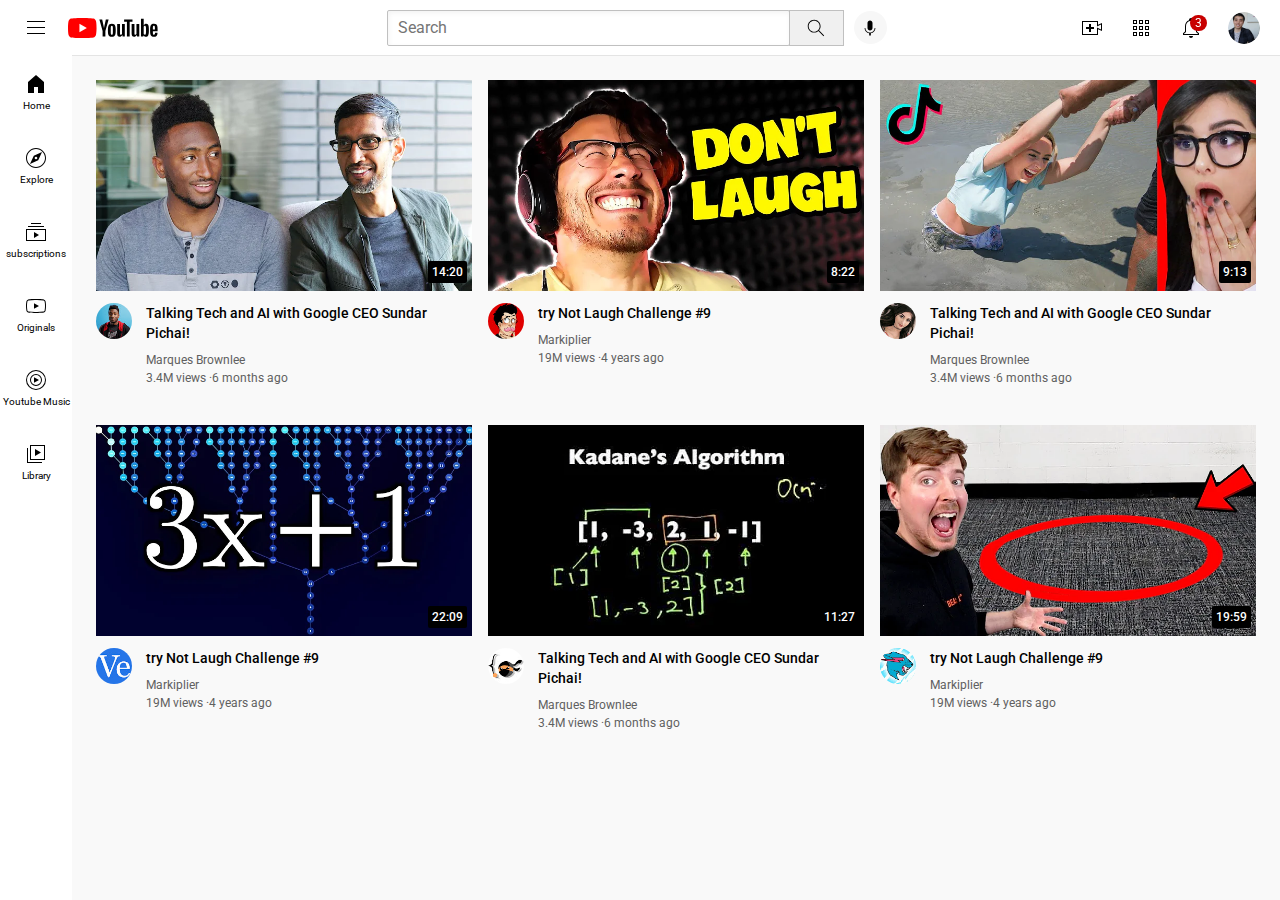
<file: index.html>
<!DOCTYPE html>
<html lang="en">
<head>
    <link  rel="shortcut icon" href="images/free-youtube-logo-icon-2431-thumb.png" type="image/x-icon">
    <link rel="stylesheet" href="Style/sidebar.css">
    <link rel="stylesheet" href="Style/youtube.css">
    <link rel="stylesheet" href="Style/General.css">
    <link rel="stylesheet" href="Style/header.css">
    <link rel="preconnect" href="https://fonts.googleapis.com">
    <link rel="preconnect" href="https://fonts.gstatic.com" crossorigin>
    <link href="https://fonts.googleapis.com/css2?family=Roboto:wght@400;500;700&display=swap" rel="stylesheet">

    <meta charset="UTF-8">
    <meta http-equiv="X-UA-Compatible" content="IE=edge">
    <meta name="viewport" content="width=device-width, initial-scale=1.0">
    <title>Youtube.com Clore</title>
</head>
<body>
    <div class="header">

<div class="left-section">
    <img class="hamburger-menu" src="images/hamburger-menu.svg" alt="menu">
    <img class="youtube-logo" src="images/youtube-logo.svg" alt="Logo">
</div>
<div class="middle-section"><input class="search-bar" style="display:block;" type="textbox" placeholder="Search">
<button class="search-button">
    <img class="search" src="images/search.svg">
    <div class="tooltip">Search</div>
</button>
<button class="voice-button"> 
    <img class="voice" src="images/voice-search-icon.svg" alt=""><div class="tooltip">Search with your voice</div>
</button>
</div>
<div class="right-section">
    <div class="upload-icon-container"><img class="upload-icon" src="images/upload.svg"><div class="tooltip">Creat</div></div>
    <div class="youtube-apps-div"><img class="youtube-apps-icon" src="images/youtube-apps.svg" alt=""><div class="tooltip">Youtube apps</div></div>
    
    
    <div class="notifications-icon12"><img class="notifications-icon" src="images/notifications.svg" alt="">
    <div class="notification-count">3</div> <div class="tooltip">notifications</div></div>
    
    <img class="current-user-pictures" src="images/my-channel.jpeg" alt="channel-picture">


</div>
</div>

<div class="sidebar">
    <div class="sidebar-link"><img src="images/home.svg" alt="check"><div>Home</div></div>
    <div class="sidebar-link"><img src="images/explore.svg" alt=""
        ><div>Explore</div></div>
    <div class="sidebar-link"><img src="images/subscriptions.svg" alt=""><div>subscriptions</div></div>
    <div class="sidebar-link"> <img src="images/originals.svg" alt=""><div>Originals</div></div>
    <div class="sidebar-link"> <img src="images/youtube-music.svg" alt=""><div>Youtube Music</div></div>
    <div class="sidebar-link"><img src="images/library.svg" alt=""><DIV>Library</DIV> </div>
</div>

<div class="video-grid">


<!-- 1 -->
<div class="div1">
<div class="profile-picture10">
   <A href="https://www.youtube.com/watch?v=n2RNcPRtAiY"><img class="thumbnail" src="images/picture (1).png"></A> 
    <div class="video-time">14:20</div>
</div>
<!-- 2 -->

<!-- 3 -->
<div class="d-p-3">
    <div class="channel-picture">   <img
    class="profile-picture"
    src="images/picture (3).png">
    <div class="specification-channel">
        
        <img src="images/picture (3).png" alt="It doesn't load"> 
        <div><p id="p1">Marques Brownlee</p> <p id="p2">15M subscribers</p></div>

    </div>
</div>
    <div class="video-info">    
    <p class="p1">Talking Tech and AI with Google CEO Sundar Pichai!</p>
    <p class="p2">Marques Brownlee</p>

    <p class="p3">3.4M views &#183;6 months ago </p>
</div>

</div>
<!--  -->
</div>


<div class="div1">
    <div class="profile-picture10">
   <a href="https://www.youtube.com/watch?v=mP0RAo9SKZk"><img class="thumbnail" src="images/picture (2).png"></a> 
    <div class="video-time">8:22</div>
    
</div>
<!-- 2 -->

<!-- 3 -->
<div class="d-p-3">
    <div class="channel-picture">   <img
    class="profile-picture"
    src="images/picture (4).png"></div>
    <div class="video-info">    
    <p class="p1">try Not Laugh Challenge #9</p>
    <p class="p2">Markiplier</p>

    <p class="p3">19M views &#183;4 years ago </p>
</div>

</div>
<!--  -->
</div>

<!-- 1 -->
<div class="div1">
    <div class="profile-picture10">
       <a href="https://www.youtube.com/watch?v=FgjPQQeTh1w"><img class="thumbnail" src="images/picture (5).png"></a> 
        <div class="video-time">9:13</div>
    </div>
    <!-- 2 -->
    
    <!-- 3 -->
    <div class="d-p-3">
        <div class="channel-picture">   <img
        class="profile-picture"
        src="images/picture (9).png"></div>
        <div class="video-info">    
        <p class="p1">Talking Tech and AI with Google CEO Sundar Pichai!</p>
        <p class="p2">Marques Brownlee</p>
    
        <p class="p3">3.4M views &#183;6 months ago </p>
    </div>
    
    </div>
    <!--  -->
    </div>
    
    
    <div class="div1">
        <div class="profile-picture10">
        <a href="https://www.youtube.com/watch?v=094y1Z2wpJg"><img class="thumbnail" src="images/picture (6).png"></a>
        <div class="video-time">22:09</div>
    </div>
    <!-- 2 -->
    
    <!-- 3 -->
    <div class="d-p-3">
        <div class="channel-picture">   <img
        class="profile-picture"
        src="images/picture (10).png"></div>
        <div class="video-info">    
        <p class="p1">try Not Laugh Challenge #9</p>
        <p class="p2">Markiplier</p>
    
        <p class="p3">19M views &#183;4 years ago </p>
    </div>
    
    </div>
    <!--  -->
    </div>
    
    
    
 <!-- 1 -->
<div class="div1">
    <div class="profile-picture10">
        <a href="https://www.youtube.com/watch?v=86CQq3pKSUw"><img class="thumbnail" src="images/picture (7).png"></a>
        <div class="video-time">11:27</div>
    </div>
    <!-- 2 -->
    
    <!-- 3 -->
    <div class="d-p-3">
        <div class="channel-picture">   <img
        class="profile-picture"
        src="images/picture (11).png"></div>
        <div class="video-info">    
        <p class="p1">Talking Tech and AI with Google CEO Sundar Pichai!</p>
        <p class="p2">Marques Brownlee</p>
    
        <p class="p3">3.4M views &#183;6 months ago </p>
    </div>
    
    </div>
    <!--  -->
    </div>
    
    
    <div class="div1">
        <div class="profile-picture10">
      <a href="https://www.youtube.com/watch?v=yXWw0_UfSFg"><img class="thumbnail" src="images/picture (8).png"></a>  
        <div class="video-time">19:59</div>
    </div>
    <!-- 2 -->
    
    <!-- 3 -->
    <div class="d-p-3">
        <div class="channel-picture">   <img
        class="profile-picture"
        src="images/picture (12).png"></div>
        <div class="video-info">    
        <p class="p1">try Not Laugh Challenge #9</p>
        <p class="p2">Markiplier</p>
    
        <p class="p3">19M views &#183;4 years ago </p>
    </div>
    
    </div>
    <!--  -->
    </div>
      


</div>


    
</body>
</html>
</file>
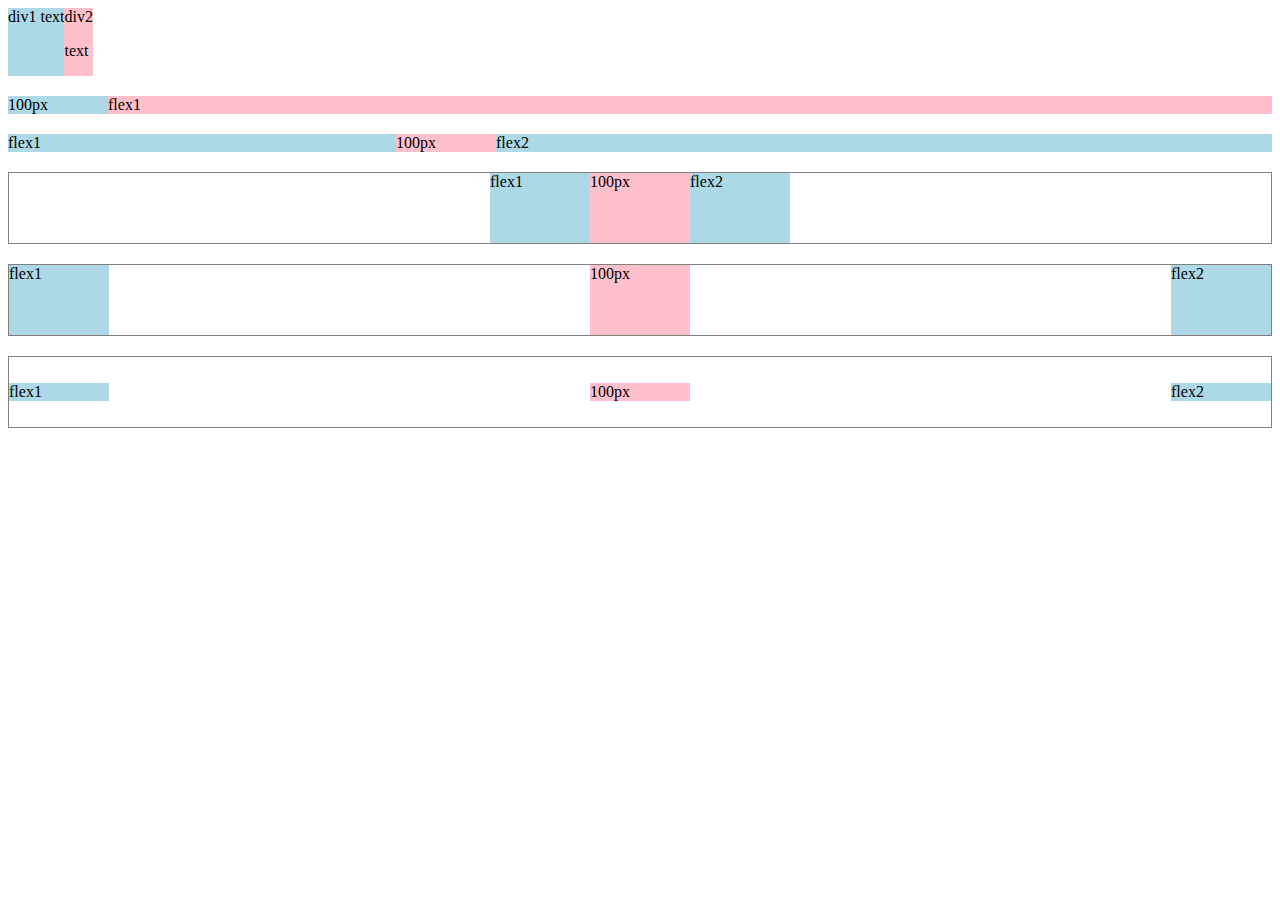
<file: Flexbox.html>
<!DOCTYPE html>
<html lang="en">
<head>
    <meta charset="UTF-8">
    <meta http-equiv="X-UA-Compatible" content="IE=edge">
    <meta name="viewport" content="width=device-width, initial-scale=1.0">
    <title>Flexbox</title>
</head>
<body style="padding-bottom:100px;">
    <div style="display:flex;
    flex-direction:row;">
<diV style="background-color:lightblue;">div1 text</diV>
<div style="background-color:pink;">div2 <p>text</p></div>

    </div>


    <div style="display:flex;
    flex-direction:row;margin-top:20px;">
<diV style="background-color:lightblue;width:100px;">100px</diV>
<div style="background-color:pink;flex:1;">flex1 </div>
    </div>


    <div style="display:flex;
    flex-direction:row;margin-top:20px;">

<div style="background-color:lightblue;flex:1;">flex1 </div>
<diV style="background-color:pink;width:100px;">100px</diV>
<diV style="background-color:lightblue;flex:2;">flex2</diV>
    </div>


    <div style="display:flex;
    flex-direction:row;margin-top:20px;
    height:70px;
    border-width:1px;
    border-style:solid;
    border-color:grey;
    justify-content:center;
    ">

<div style="background-color:lightblue;width:100px;">flex1 </div>
<diV style="background-color:pink;width:100px;">100px</diV>
<diV style="background-color:lightblue;width:100px;">flex2</diV>
    </div>
    
    <div style="display:flex;
    flex-direction:row;margin-top:20px;
    height:70px;
    border-width:1px;
    border-style:solid;
    border-color:grey;
    justify-content:space-between;
    
    ">

<div style="background-color:lightblue;width:100px;">flex1 </div>
<diV style="background-color:pink;width:100px;">100px</diV>
<diV style="background-color:lightblue;width:100px;">flex2</diV>
    </div>

    
    <div style="display:flex;
    flex-direction:row;
    margin-top:20px;
    height:70px;
    border-width:1px;
    border-style:solid;
    border-color:grey;
    justify-content:space-between;

    align-items:center;
    ">

<div style="background-color:lightblue;width:100px;">flex1 </div>
<diV style="background-color:pink;width:100px;">100px</diV>
<diV style="background-color:lightblue;width:100px;">flex2</diV>
    </div>
</body>
</html>
</file>
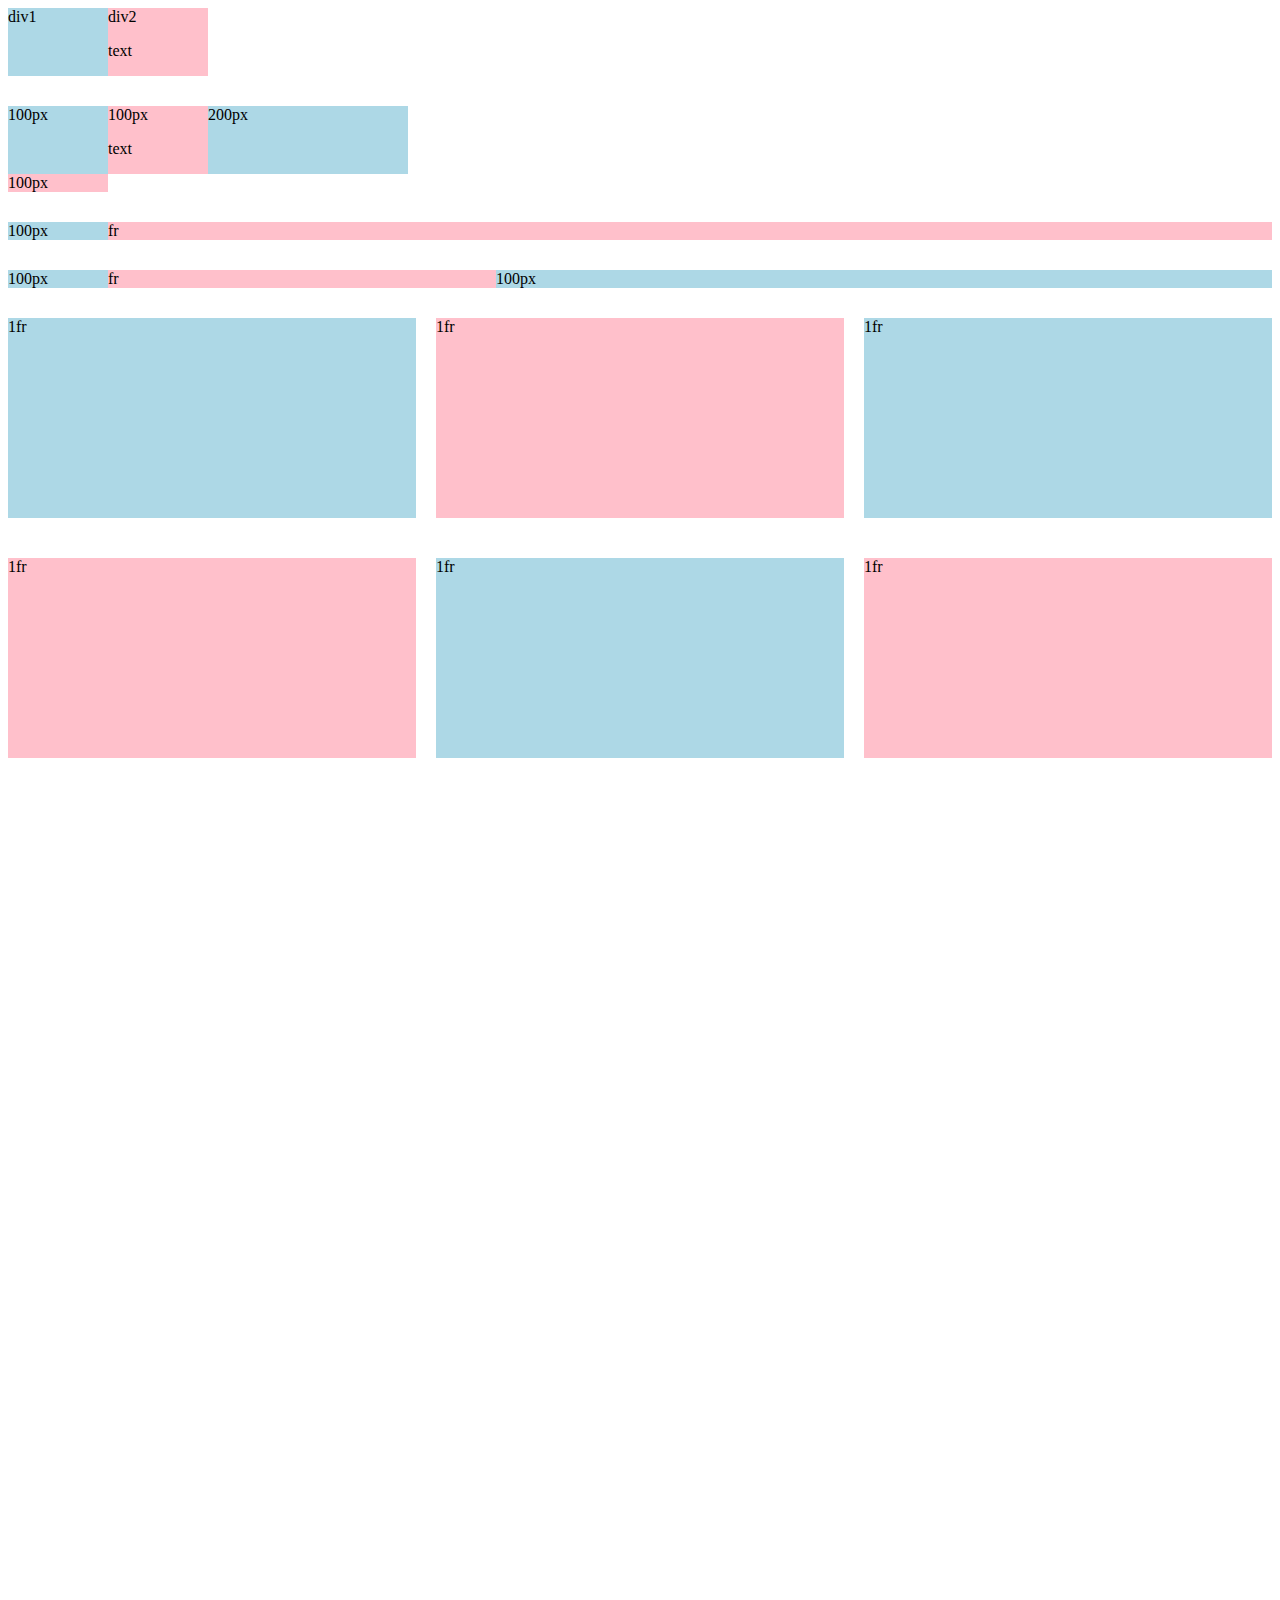
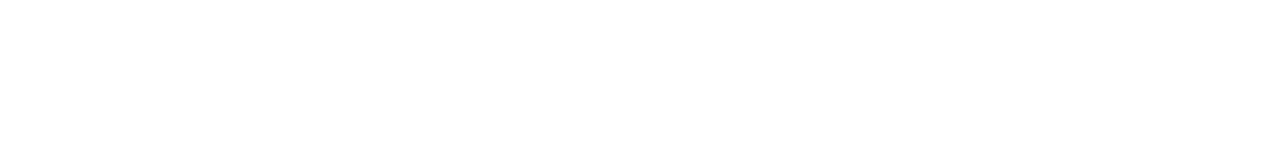
<file: Grid.html>
<!DOCTYPE html>
<html lang="en">
<head>
    <meta charset="UTF-8">
    <meta http-equiv="X-UA-Compatible" content="IE=edge">
    <meta name="viewport" content="width=device-width, initial-scale=1.0">
    <title>Grid Practice</title>
</head>
<body style="padding-bottom:1000px">
<div style="  display:grid;grid-template-columns:100px 100px;">
    <div style="background-color:lightblue;">div1</div>
    <div style="background-color:pink;">div2
    <p>text</p></div>
</div>

<div style=" margin-top:30px; display:grid;grid-template-columns:100px 100px 200px;">
    <div style="background-color:lightblue;">100px</div>
    <div style="background-color:pink;">100px
    <p>text</p></div>
    <div style="background-color:lightblue;">200px</div>
    <div style="background-color:pink;">100px
        </div>
</div>

<div style=" margin-top:30px; display:grid;grid-template-columns:100px 1fr;">
    <div style="background-color:lightblue;">100px</div>
    <div style="background-color:pink;">fr</div>
    
    
        </div>
</div>


</div>

<div style=" margin-top:30px; display:grid;grid-template-columns:100px 1fr 2fr;">
    <div style="background-color:lightblue;">100px</div>
    <div style="background-color:pink;">fr</div>
    <div style="background-color:lightblue;">100px</div>
    
        </div>
</div>

<div style=" margin-top:30px; display:grid;grid-template-columns:1fr 1fr 1fr; column-gap:20px;row-gap:40px;">
    <div style="background-color:lightblue; height:200px">1fr</div>
    <div style="background-color:pink; height:200px;">1fr</div>
    <div style="background-color:lightblue; height:200px">1fr</div>
    <div style="background-color:pink; height:200px;">1fr</div>
    <div style="background-color:lightblue; height:200px">1fr</div>
    <div style="background-color:pink; height:200px;">1fr</div>
        </div>
</div>



</body>
</html>
</file>
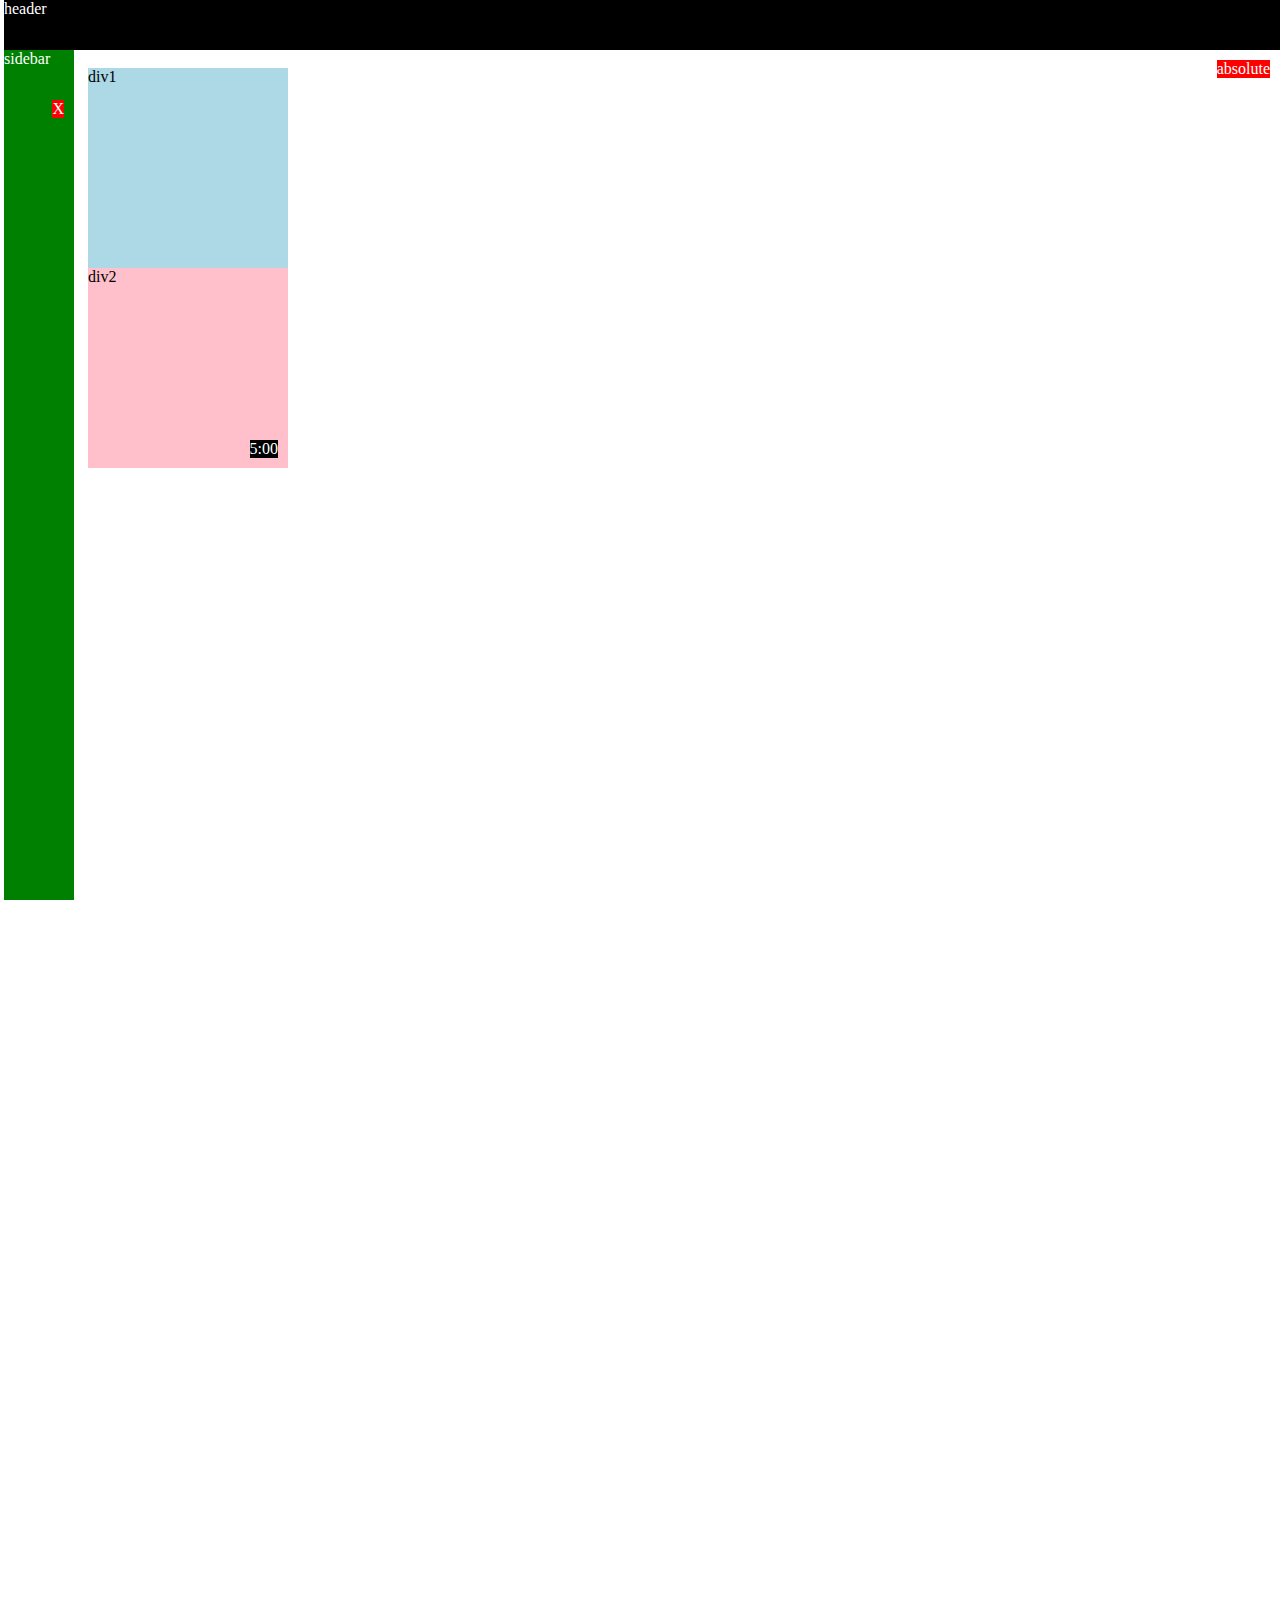
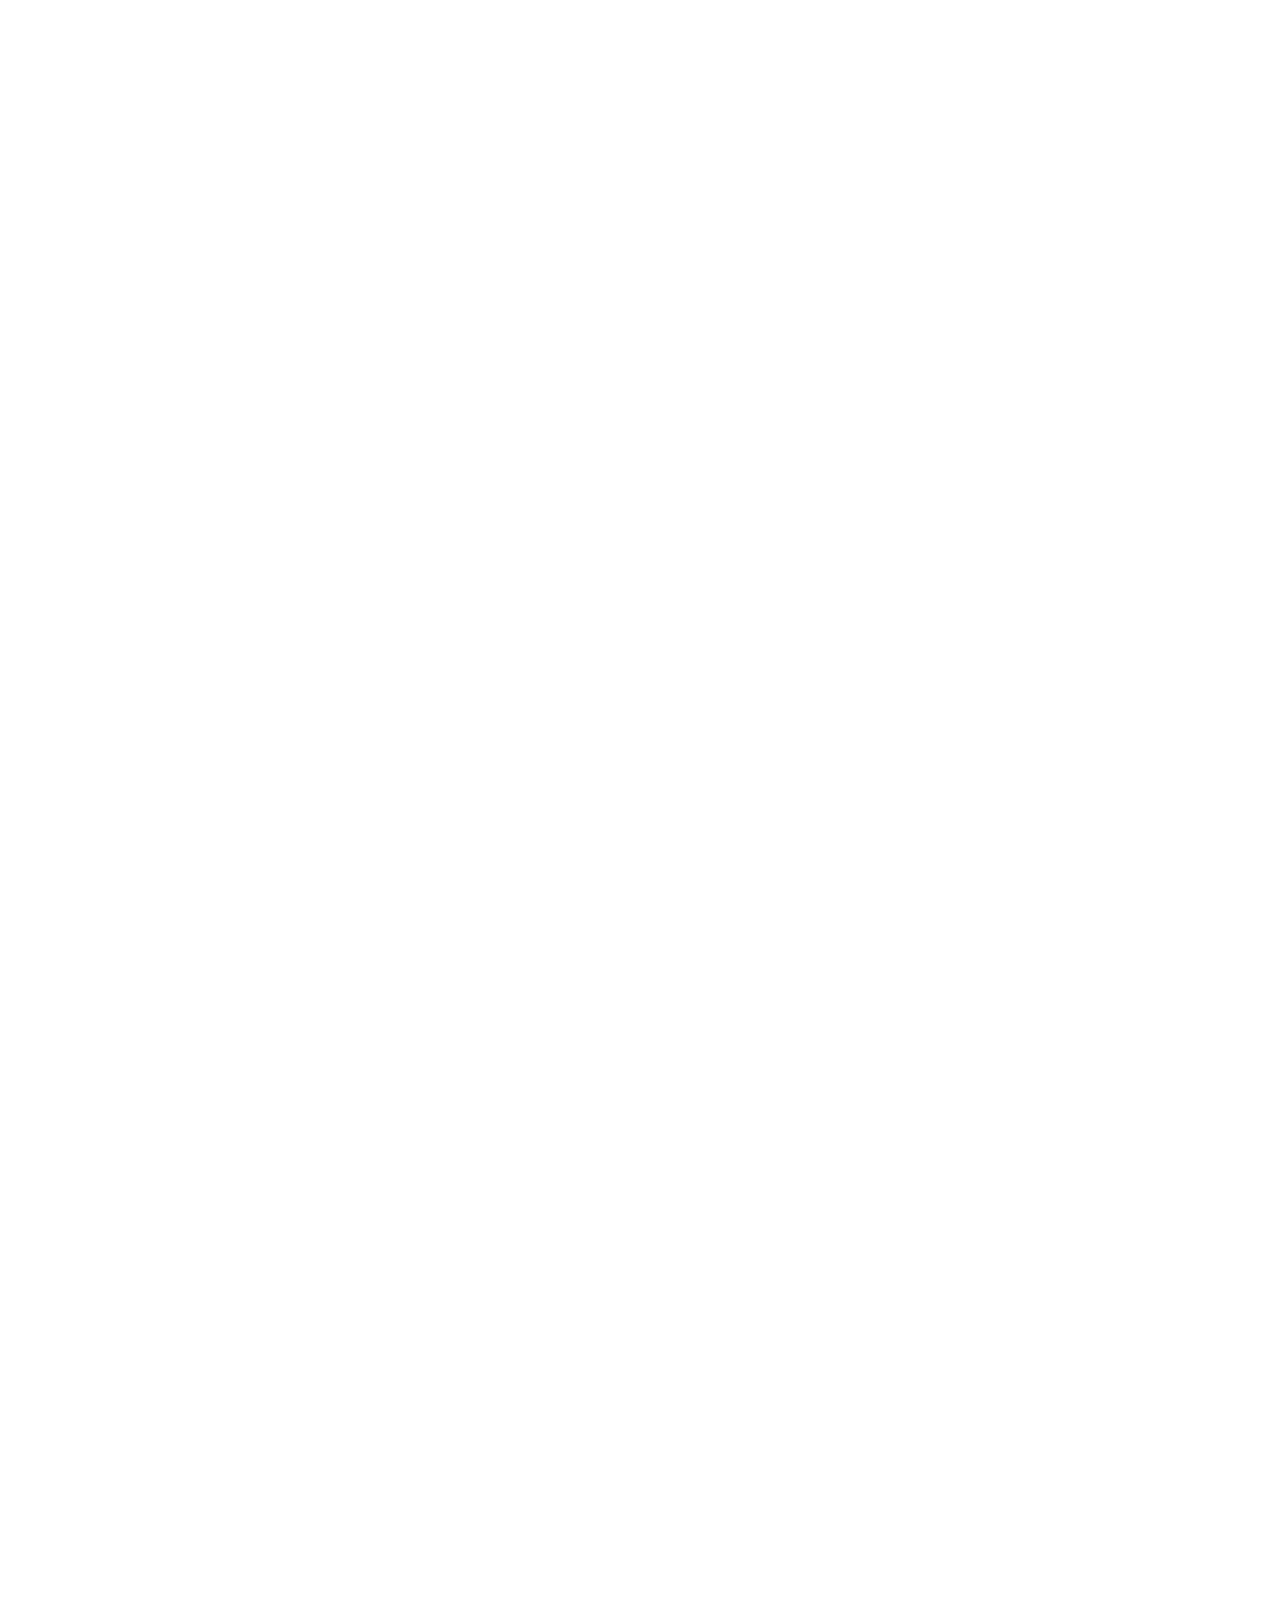
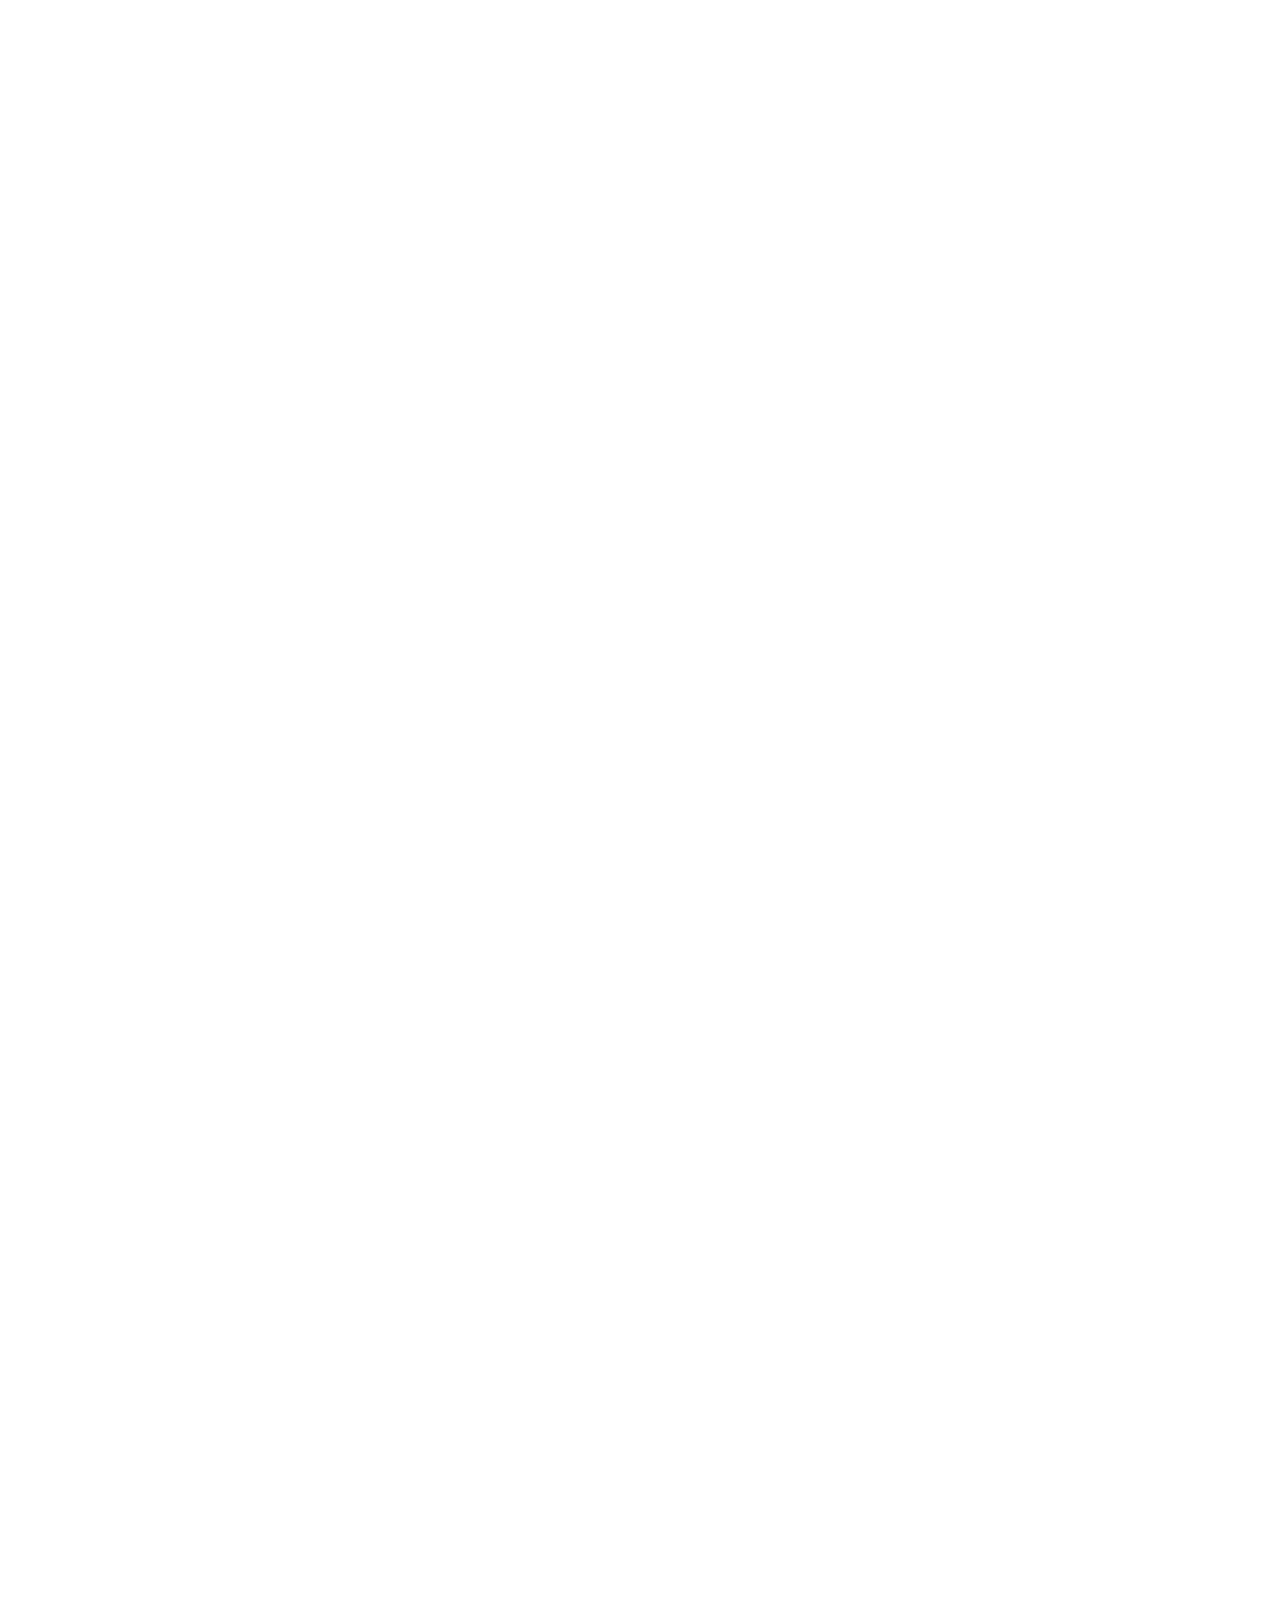
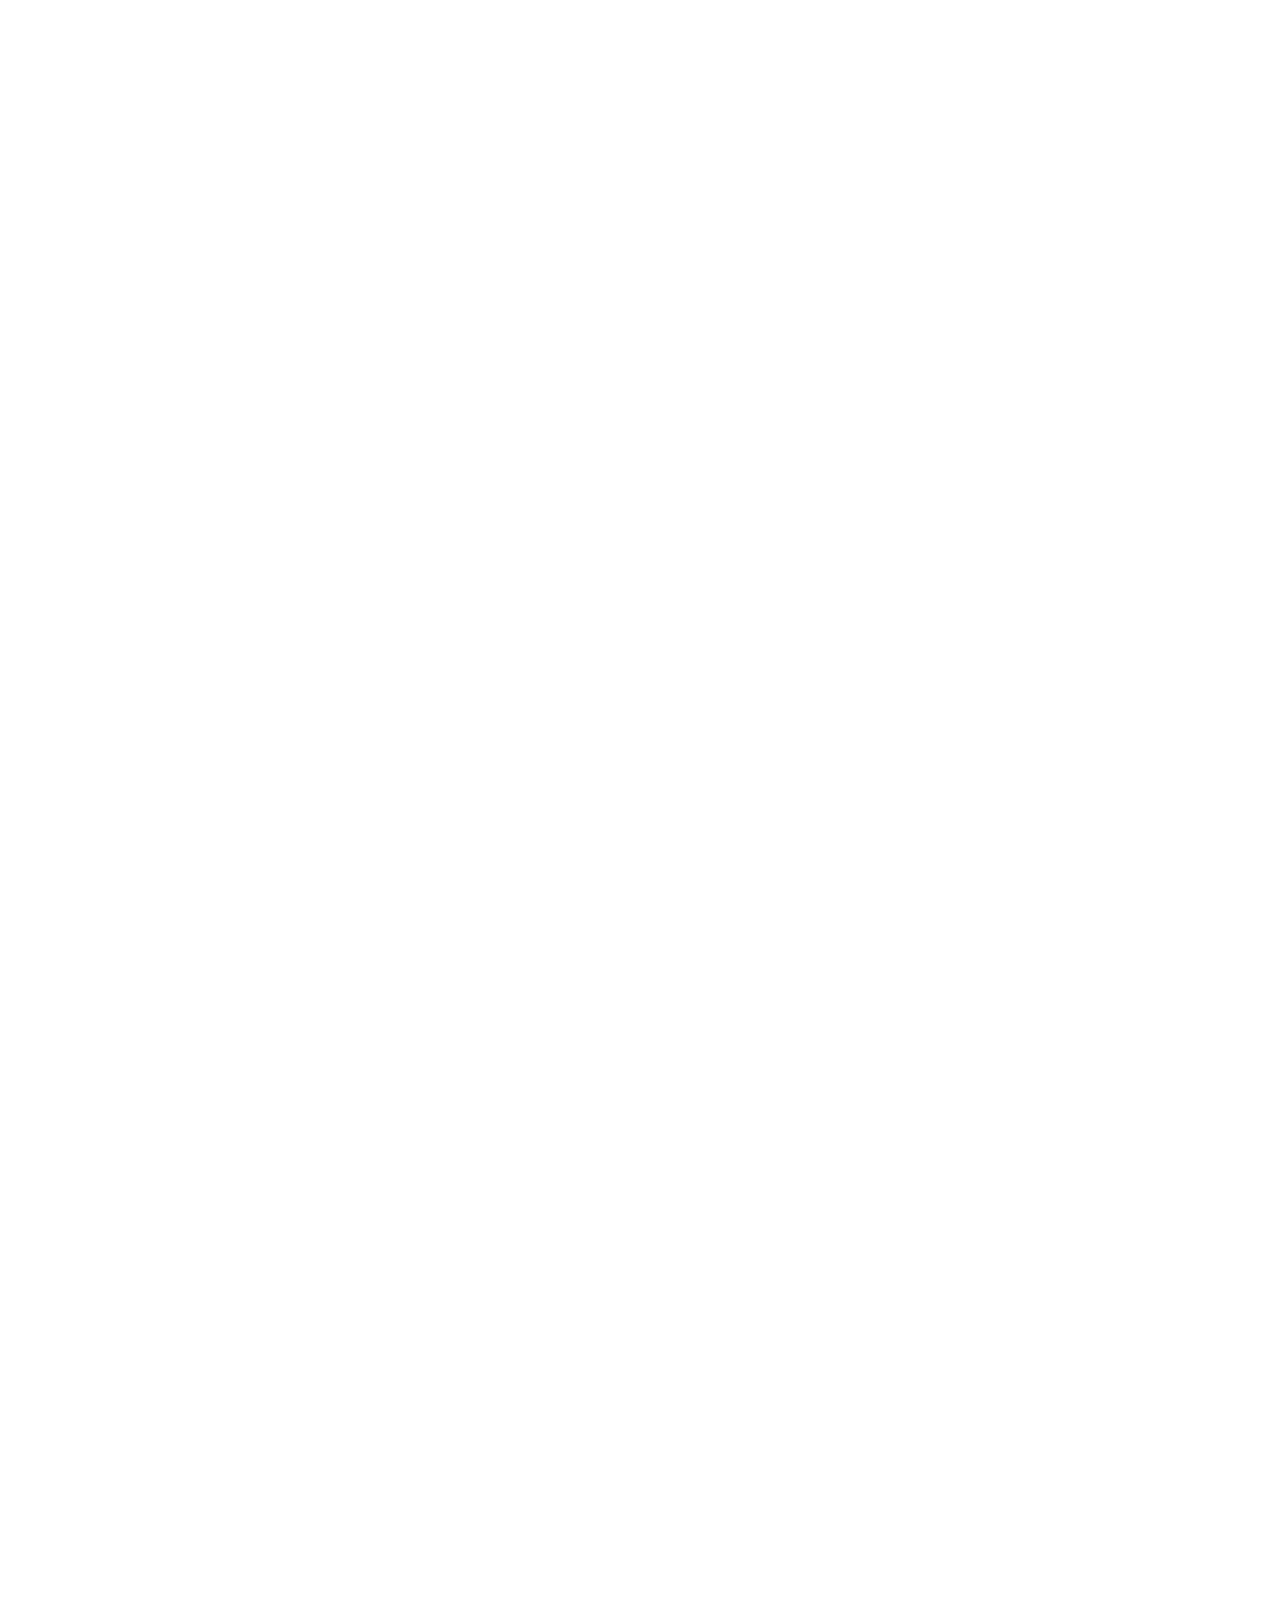
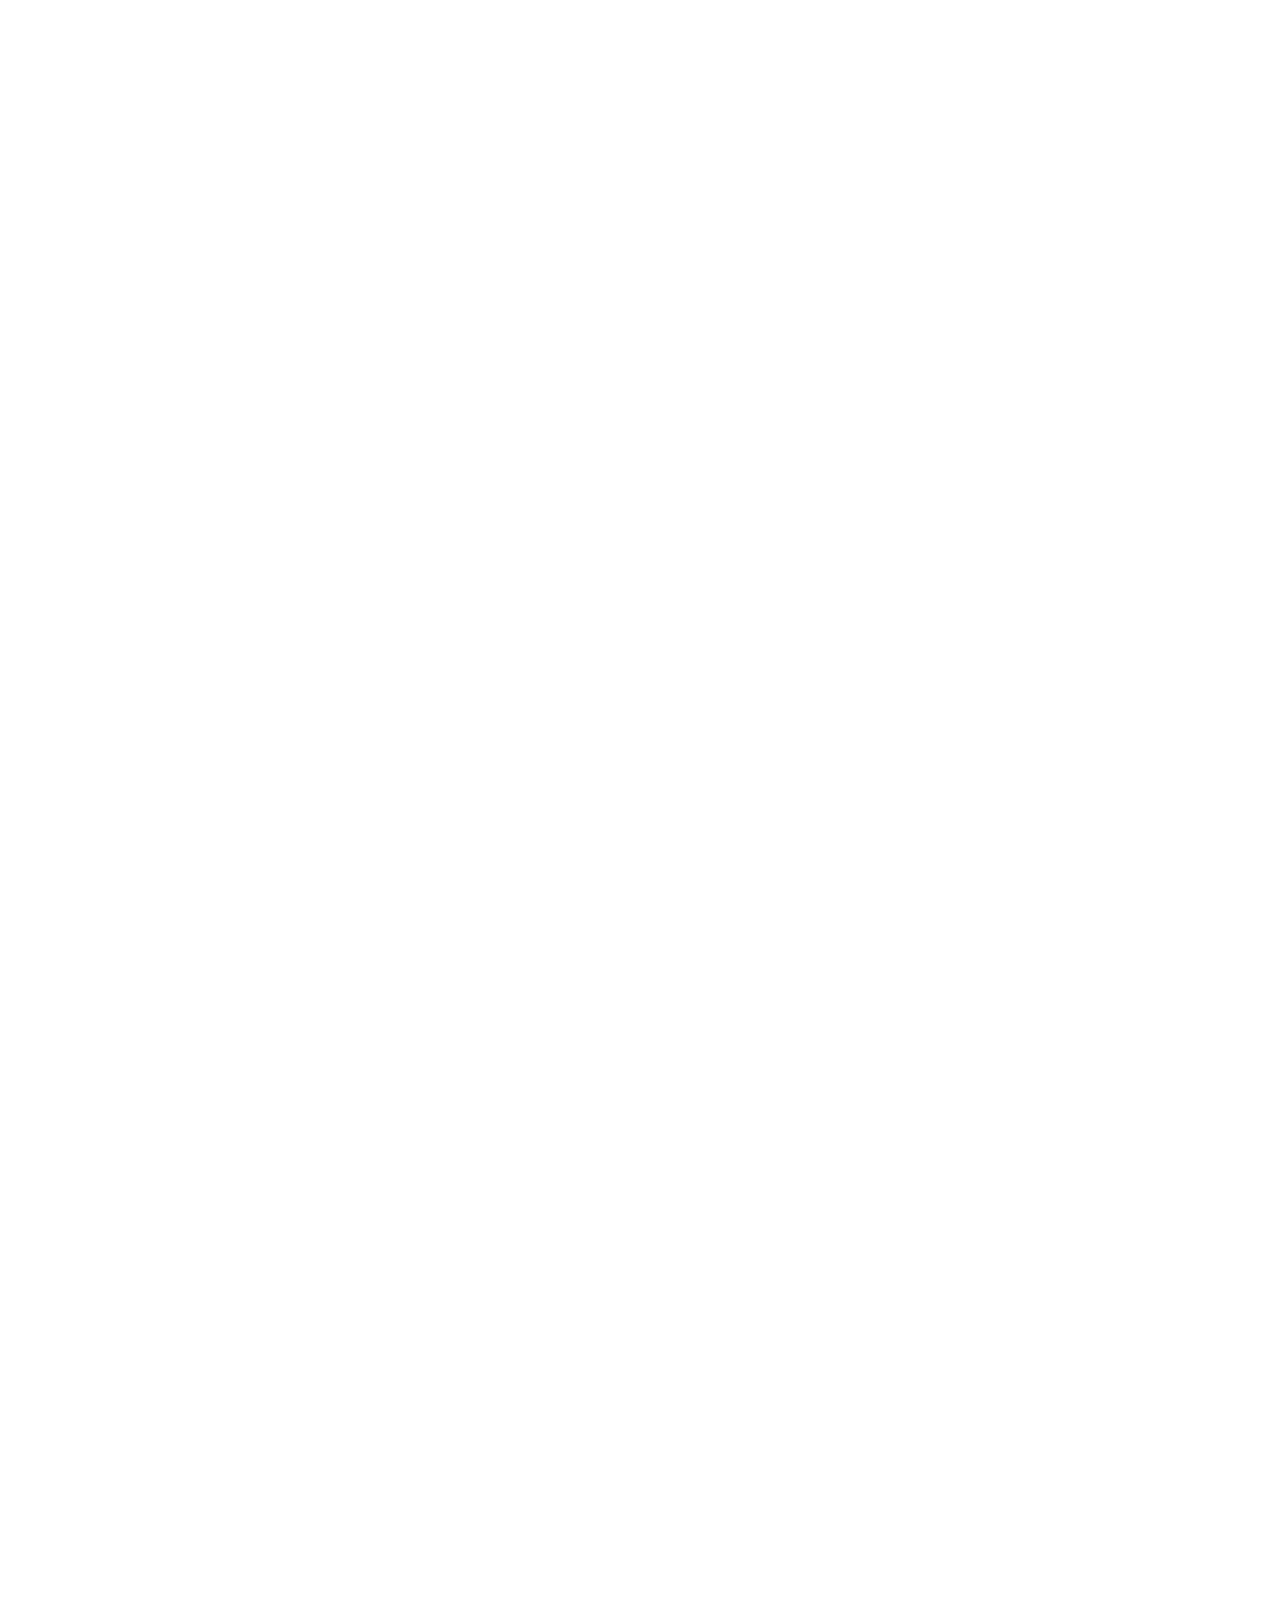
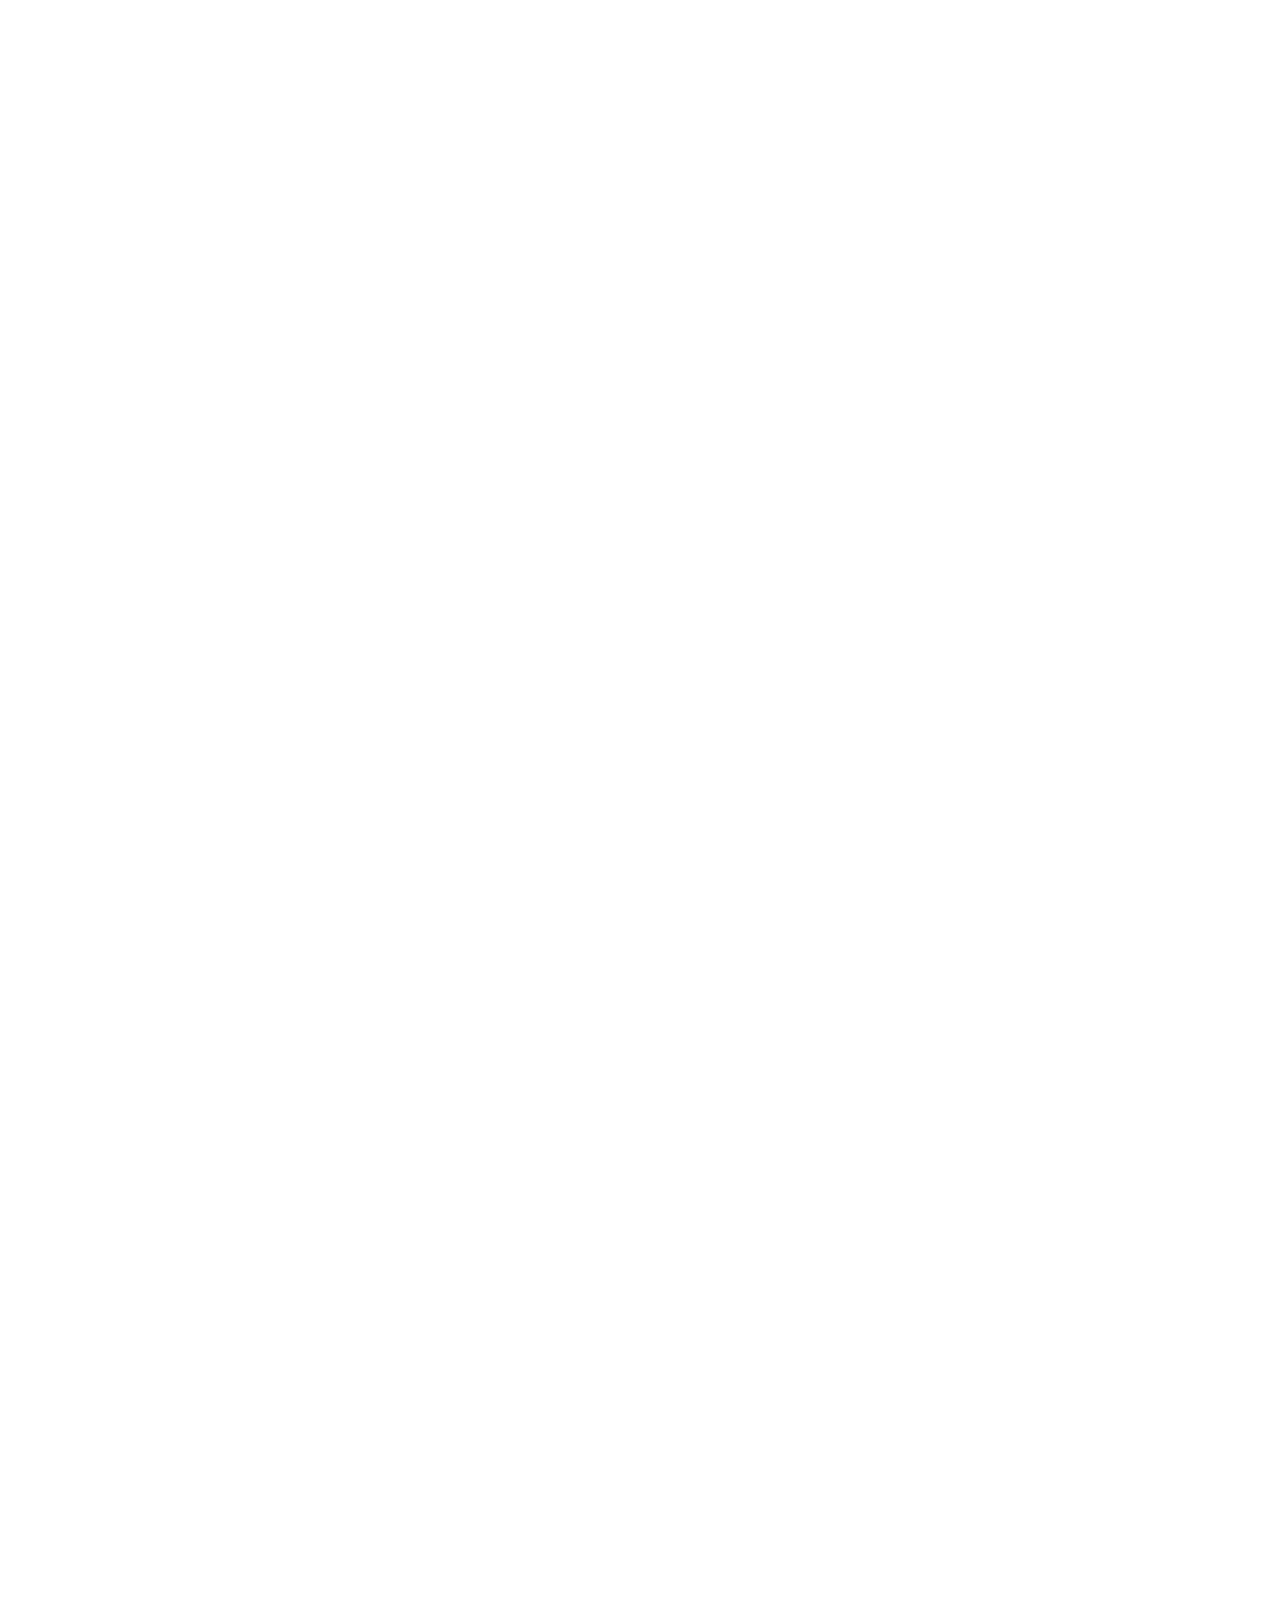
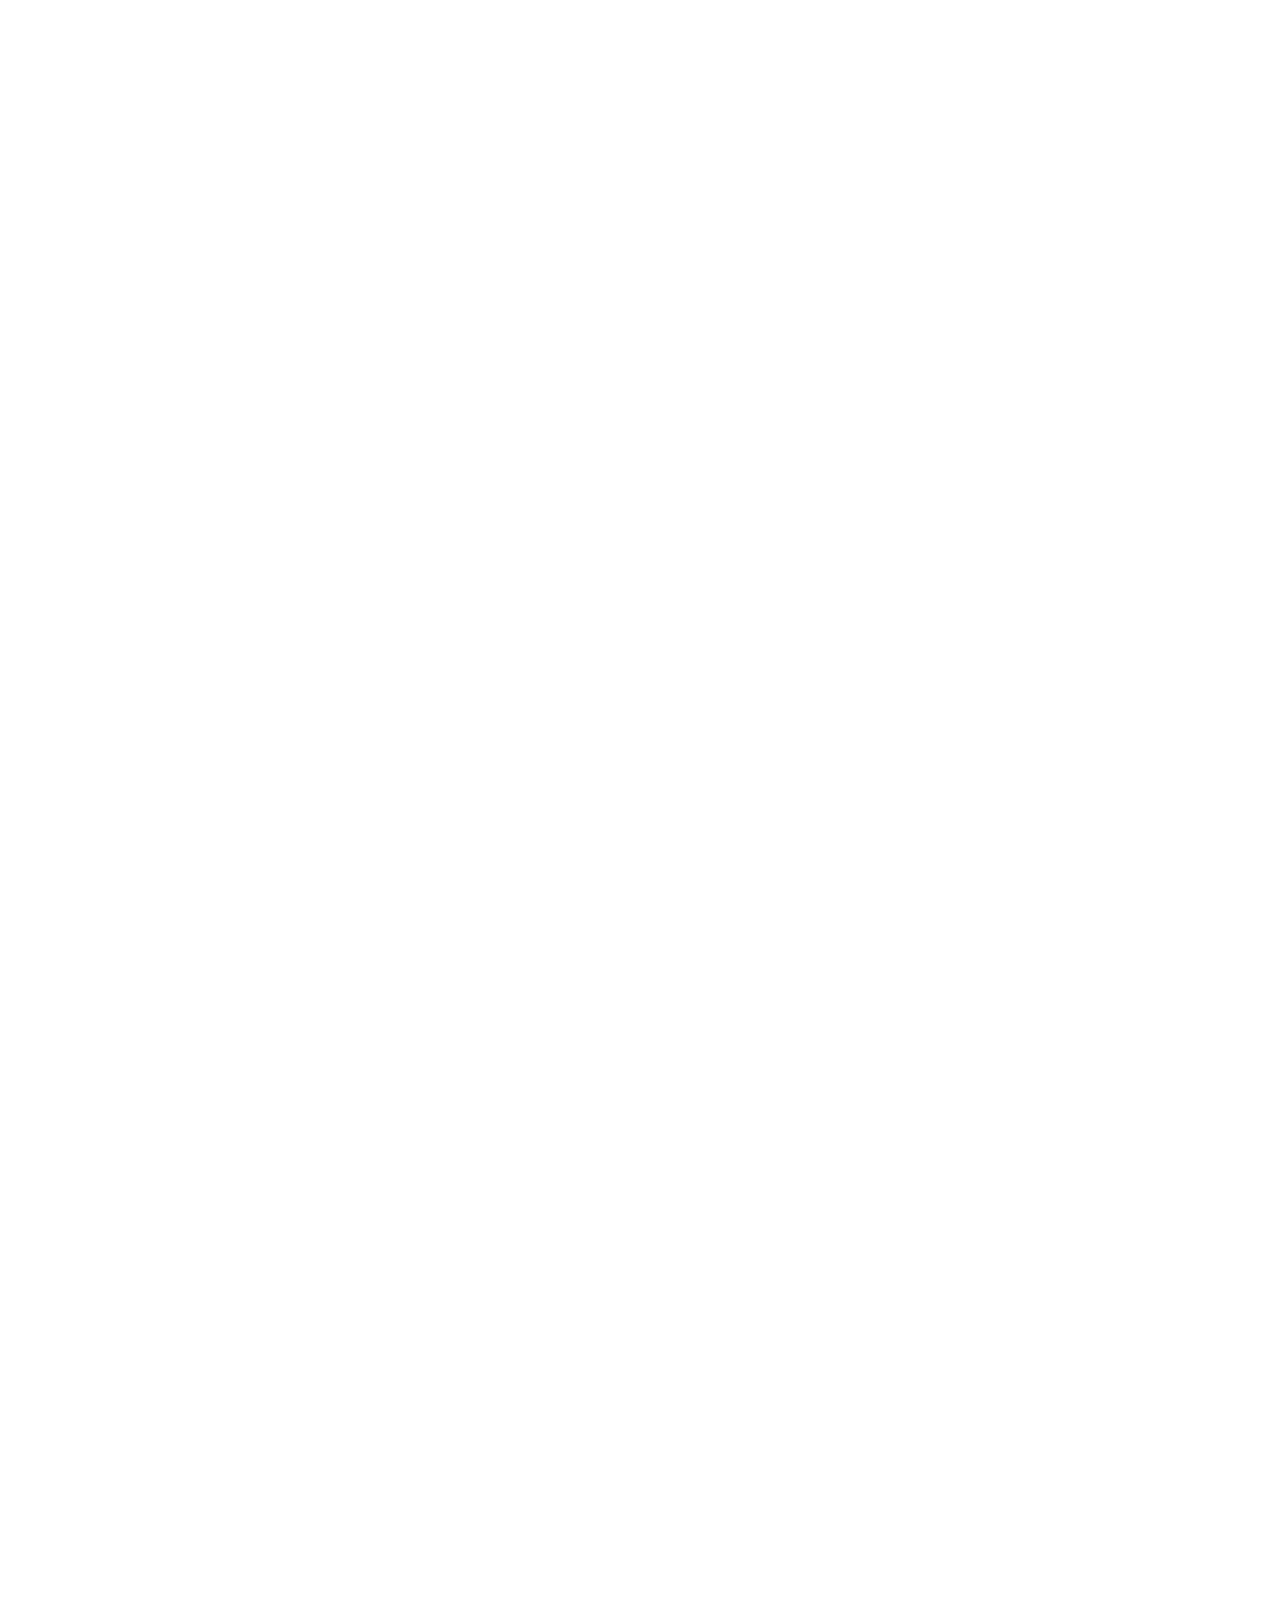
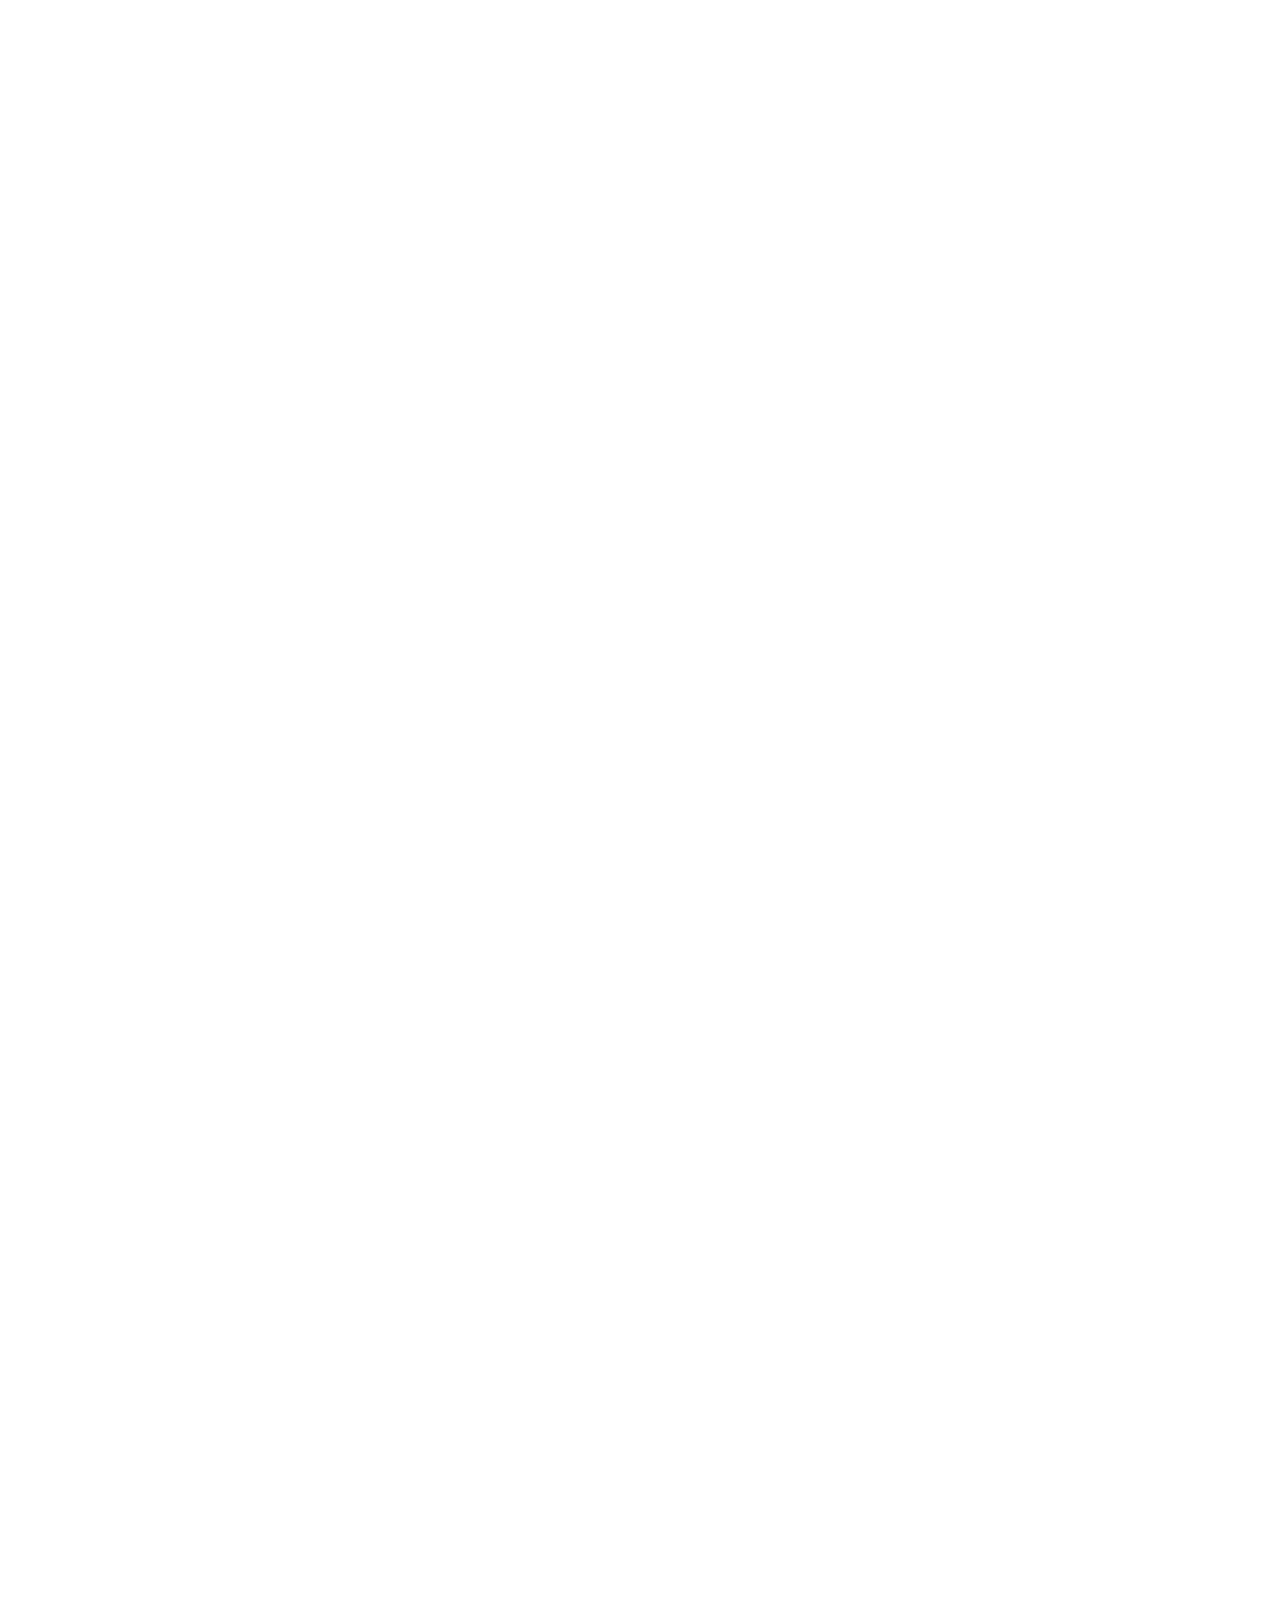
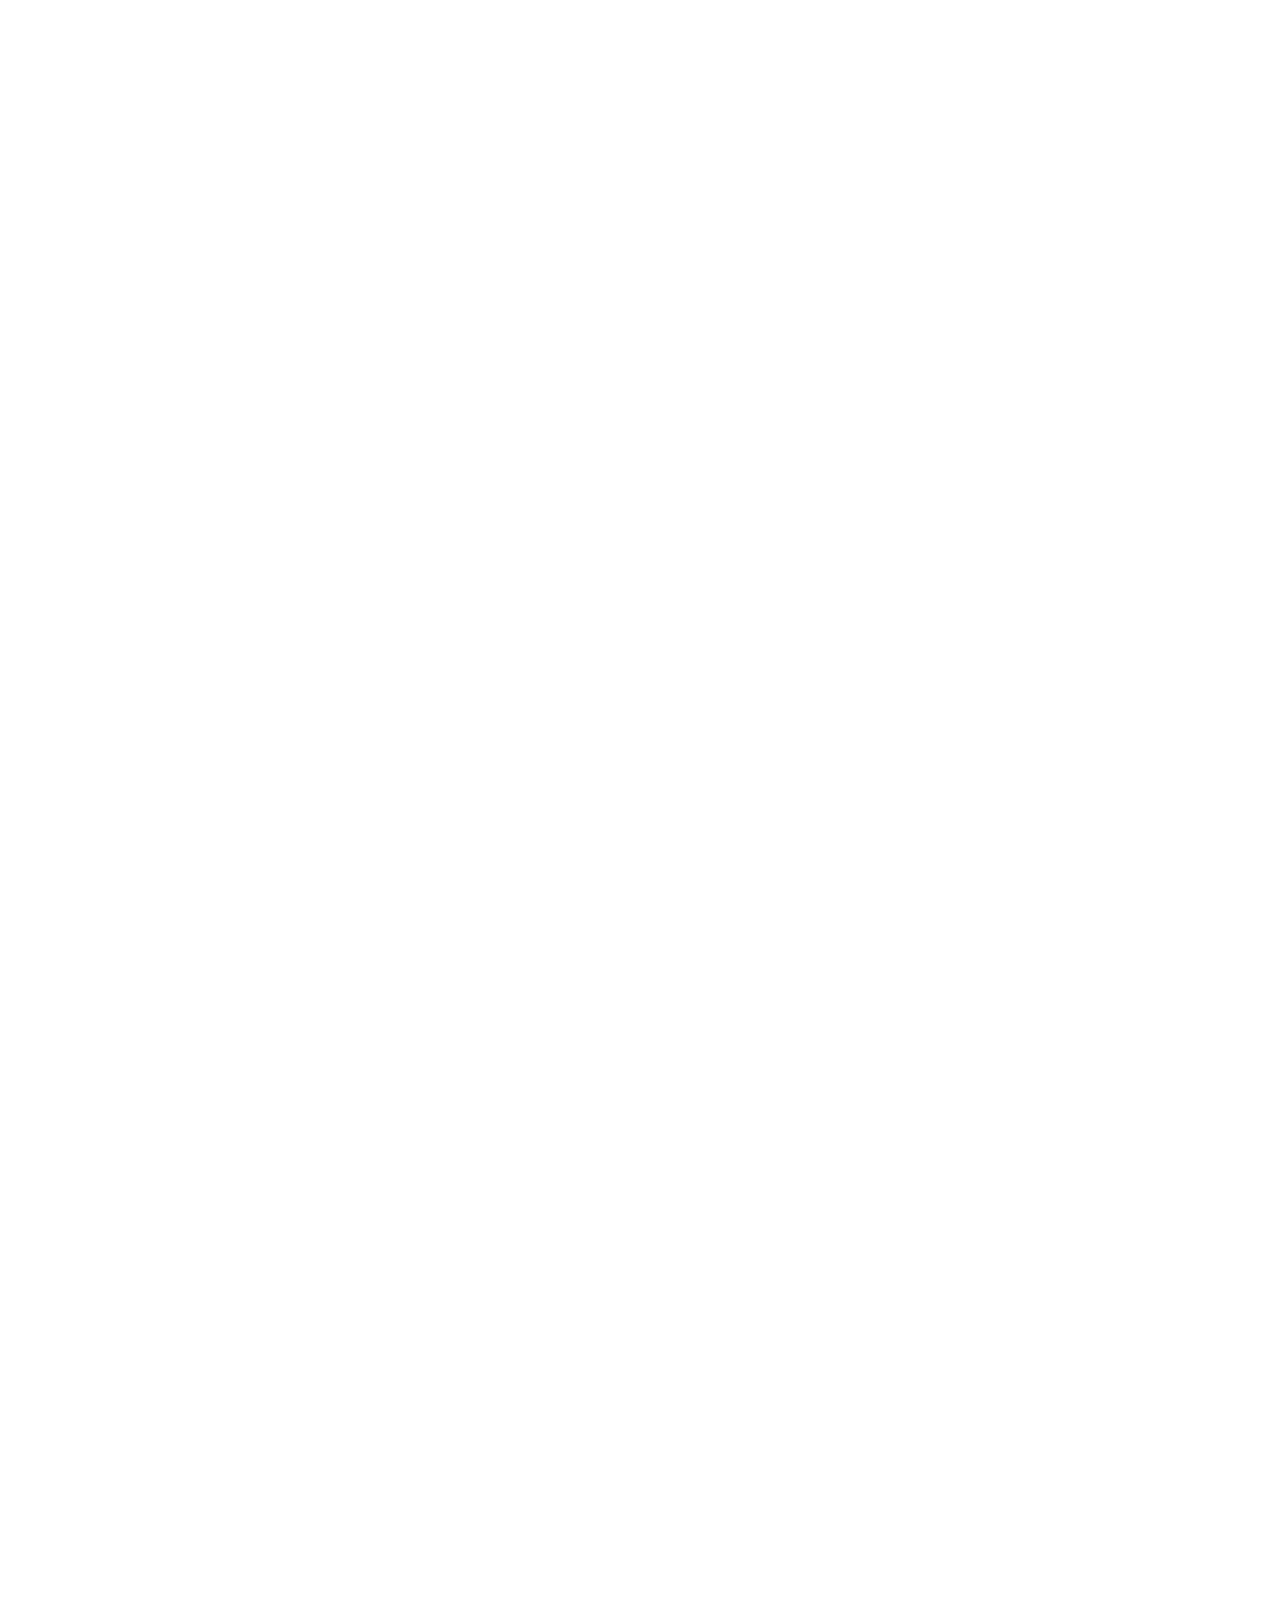
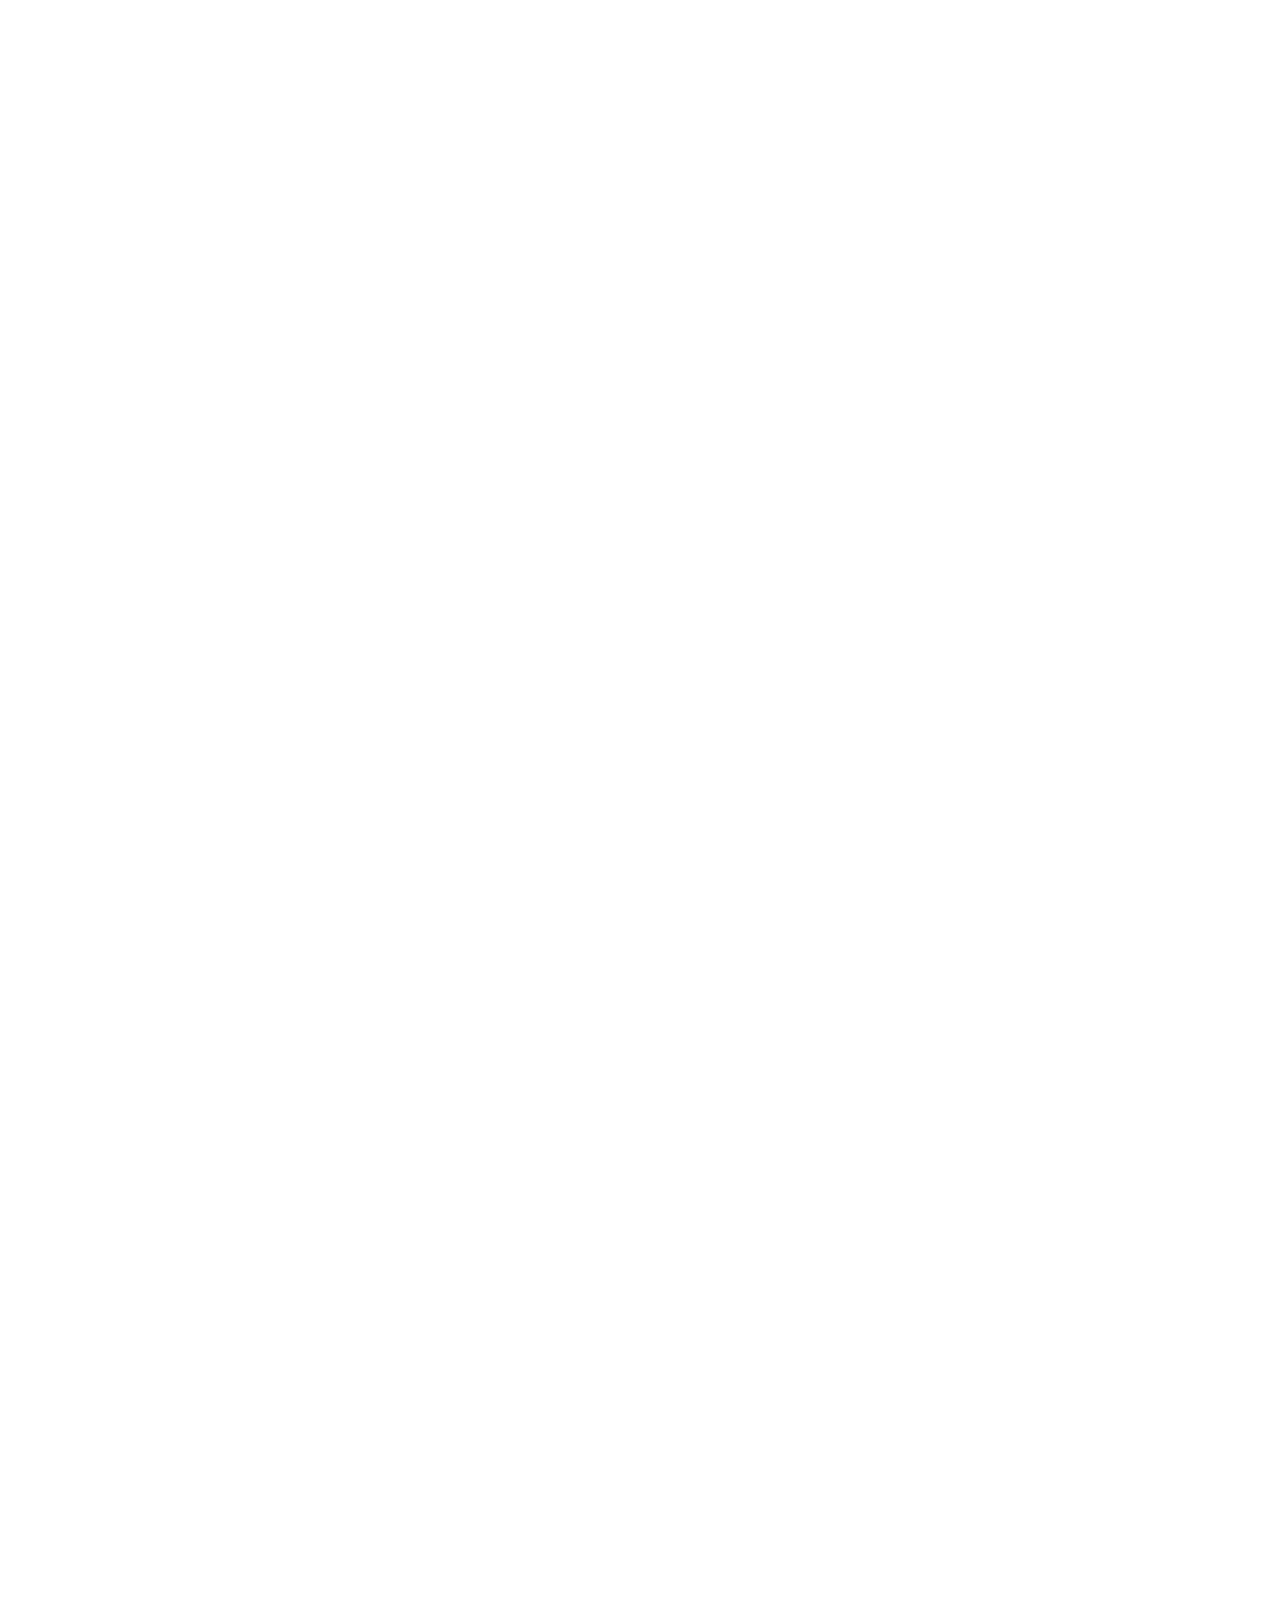
<file: position.html>
<!DOCTYPE html>
<html lang="en">
<head>
    <meta charset="UTF-8">
    <meta http-equiv="X-UA-Compatible" content="IE=edge">
    <meta name="viewport" content="width=device-width, initial-scale=1.0">
    <title>Position Practice</title>
</head>
<body style="height:30000px;padding-top:60px;padding-left:80px;">
    <div style="background-color:black; color:white;position:fixed;top:0px;left:0;right:0;height:50px;margin-left:4px;z-index:1;
    ">header</div>

<div style="background-color:green;color:white;
position:fixed;left:0;bottom:0;top:50px;width:70px;margin-left:4px;;


">
<div style="position:absolute;background-color:red;color:white;
top:50px;;right:10px;z-index: 0;left:1;">X</div>
sidebar</div>
<div style="position:absolute;background-color:red;color:white;
top:60px;right:10px;">absolute</div>

    <div style="background-color:lightblue;height:200px;
    width:200px;position:static;">div1</div>

    <div style="background-color:pink;height:200px;width:200px;position: relative;"><div style="position:absolute;background-color:rgb(0, 0, 0);color:white;
    right:10px;bottom:10px;">5:00 </div>div2</div>


</body>
</html>
</file>
<file: Style/sidebar.css>
.sidebar{
    position:fixed;
    left:0;
    bottom:0;
    top:55px;
    background-color:white;
    width:72px;
    z-index: 200;
    padding-top:2px;
    
}
.sidebar-link{
    cursor:pointer;
    height:74px;
   display:flex;
    align-items:center;
    justify-content: center;
    flex-direction:column;

}
.sidebar-link:hover{
    background-color:rgb(236, 236, 236);
}
.sidebar-link img{
    height:24px;
   
}
.sidebar-link div{
    font-family:roboto,arial;
    font-size:10px;
    line-height:20px;
    
}
</file>
<file: Style/youtube.css>
.thumbnail{
width:100%;
margin-bottom:8px;

}

.p1{
    
   margin-top:0;
   font-size: 14px;
    font-weight: 500;
    line-height:20px;
    margin-bottom:10px;
}
.d-p-3{
display:grid;
grid-template-columns: 50px 1fr ;
}
.profile-picture{
   
    width:36px;
    border-radius: 50px;
    vertical-align: top;
}








.p3,
.p2{
    font-size:12px;
    color:rgb(96,96,96);
}
.p2{
    margin-bottom:4px;
}
.p1{

}
.video-grid{
    display:grid;
    grid-template-columns:1fr 1fr 1fr;
    column-gap:16px;
    row-gap:40px;
    
}
.video-time{
    background-color: black;
    color:white;
    position: absolute;
    bottom:20px;
    right:5px;
    font-family:roboto,arial;
    font-size:12px;
    font-weight:500;
    padding-left:4px;
    padding-right:4px;
    padding-top:4px;
    padding-bottom:4px;
    border-radius:2px;
    
}
.profile-picture10{
    position:relative;

}
.channel-picture .specification-channel{
   display:inline-flex;
    position:absolute;
    white-space:nowrap;
    border-radius:4px;
    box-shadow:1px 1px 5px rgba(0,0,0,0.4);
    background-color:white;
    padding-top:12px;
    padding-bottom:12px;
    padding-left:15px;
    padding-right:20px;
    justify-content: center;
    align-items:center;
    bottom:-10px;
    opacity:0;
    transition:opacity 0.15s;
    white-space:nowrap;
    pointer-events: none;
}
 .channel-picture .specification-channel:hover{
    opacity:1;
}
 .channel-picture .specification-channel img{
    width:50px;
    border-radius:60px;
    margin-right:5px;
    
}
.specification-channel div #p1{
    font-family:roboto,arial;
    font-weight:700;
}
.specification-channel div #p2{
    font-weight:400;
    font-family: roboto,arial;
    font-size:14px;
    color:grey;
    margin-top:4px;
}
.channel-picture{
    position:relative;
    display:inline-block;
}
</file>
<file: Style/General.css>
p{
    font-family: roboto,arial;
    margin-top: 0;
    margin-bottom: 0;
}
body{
    margin:0;
    padding-top:80px;
    padding-left:96px;
    padding-right:24px;
    background-color:rgb(249, 249, 249);
}
</file>
<file: Style/header.css>
.header{height: 55px;
display:flex;
flex-direction:row;
justify-content:space-between;
position:fixed;
top:0;
right:0;
left:0;
background-color:white;
border-bottom-width:1px;
border-bottom-style:solid;
border-bottom-color:rgb(228, 228, 228);
z-index:100;
}
.left-section{
    align-items:center;
    display:flex;
    
}
.middle-section{  
 
    flex:1;
    margin-left:70px;
    margin-right:35px;
    max-width:500px;
    align-items:center;
    display:flex;



}
.search-button{
    height:36px;
    width:55px;
    margin-right:10px;
    border-style:solid;
    border-width: 1px;
    border-color:rgb(192, 192, 192);
    background-color:rgb(240, 240, 240);
    margin-left:-1px;
    position:relative;
}
.search-button .tooltip,
.voice-button .tooltip,
.upload-icon-container .tooltip,
.notifications-icon12 .tooltip,.youtube-apps-div .tooltip{
    position:absolute;
    background-color:grey;
    color:white;
    padding-top:4px;
    padding-bottom:4px;
    padding-left:8px;
    padding-right:8px;
    border-radius:2px;
    font-size:12px;
    bottom:-30px;
    opacity:0;
    transition:opacity 0.15s;
    pointer-events:none ;
    white-space:nowrap;
    font-family: roboto,arial;
}
.search-button:hover .tooltip,
.voice-button:hover .tooltip,
.upload-icon-container:hover .tooltip ,
.notifications-icon12:hover .tooltip,.youtube-apps-div:hover .tooltip
{
    opacity:1;
}
.voice-button{
    height:33px;
    width:33px;
    border-radius:50px;
    border:none;
    background-color:rgb(247, 247, 247);
}
.search-button,.voice-button,.upload-icon-container,.notifications-icon12,.youtube-apps-div {
    position:relative;
    display:flex;
    justify-content: center;
    align-items: center;
}
.right-section{
    margin-right:20px;
    width:180px;
    align-items:center;
    display:flex;
    justify-content:space-between;
    flex-shrink:0;

}

.hamburger-menu{
    height:24px;
    Margin-left:24px;
    margin-right:20px;
}
.youtube-logo{
    height:20px;
}
.search-bar{
flex:1;
height:34px;
padding-left:10px;
font-size:16px;
border-width:1px;
border-style:solid;
border-color:rgb(192, 192, 192);
border-radius: 2px;
box-shadow: inset 1px 2px 5px rgba(0, 0,0, 0.05);
padding-top:0;
padding-bottom:0;
width:0;
}
.search-bar::placeholder{
    font-size:16px;
    font-family:roboto;
}
.search{
   height:22px; 
  
   
}
.voice{
    height:20px;
    cursor: pointer;
}
.upload-icon{
    cursor: pointer;
    height:24px;
}
.youtube-apps-icon{
    height:24px;
cursor: pointer;
}
.notifications-icon{
    height:24px;
cursor: pointer;
}
.current-user-pictures{
    height:32px;
    border-radius: 20px;
    
}
.notifications-icon12{
    position: relative;
}
.notification-count{
    position: absolute;
    top:-1px;
    right:-4px;
    background-color:rgb(200, 0, 0);
    font-family: roboto,arial;
    font-size:12px;
    padding-left:5px;
    padding-right:5px;
    padding-top:1px;
    padding-bottom:1px;
    border-radius:20px;
    color:white;
    border-style: solid;
    margin:0;
    border:1px;
    
}
</file>
